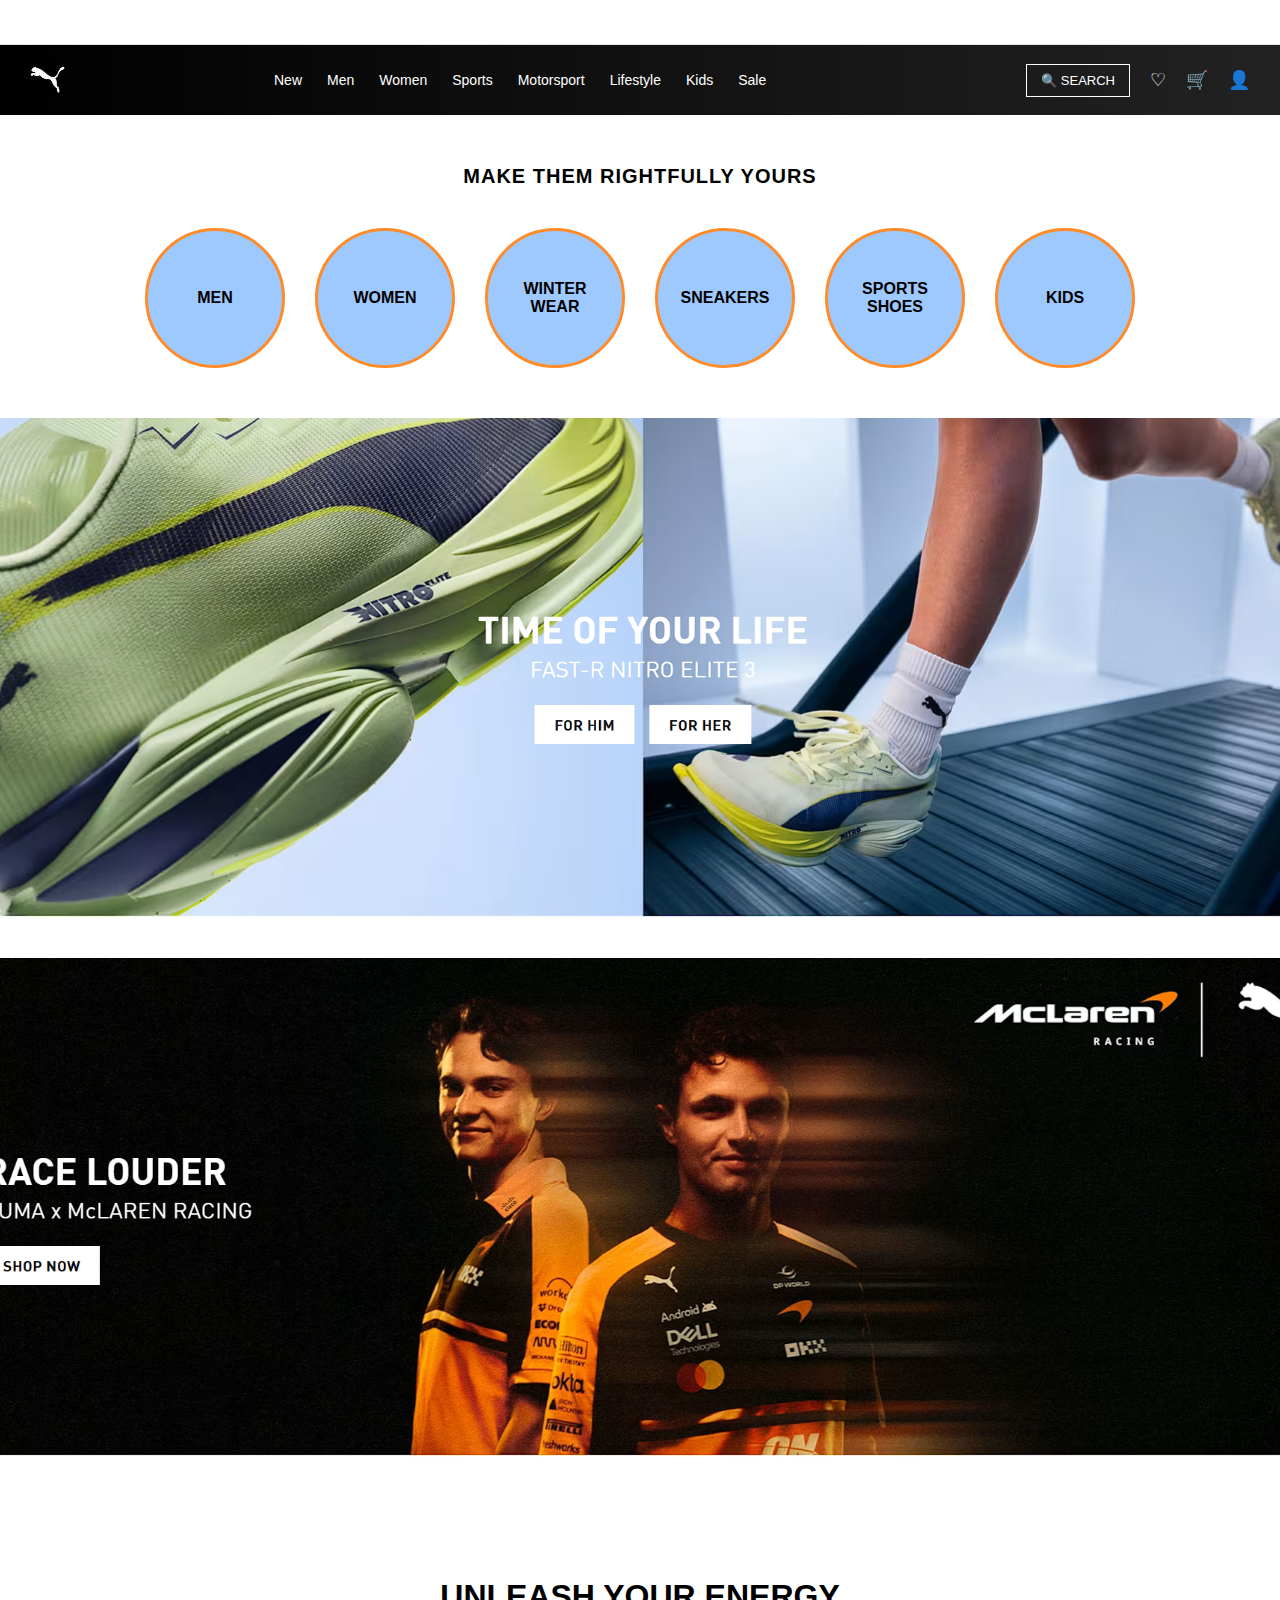
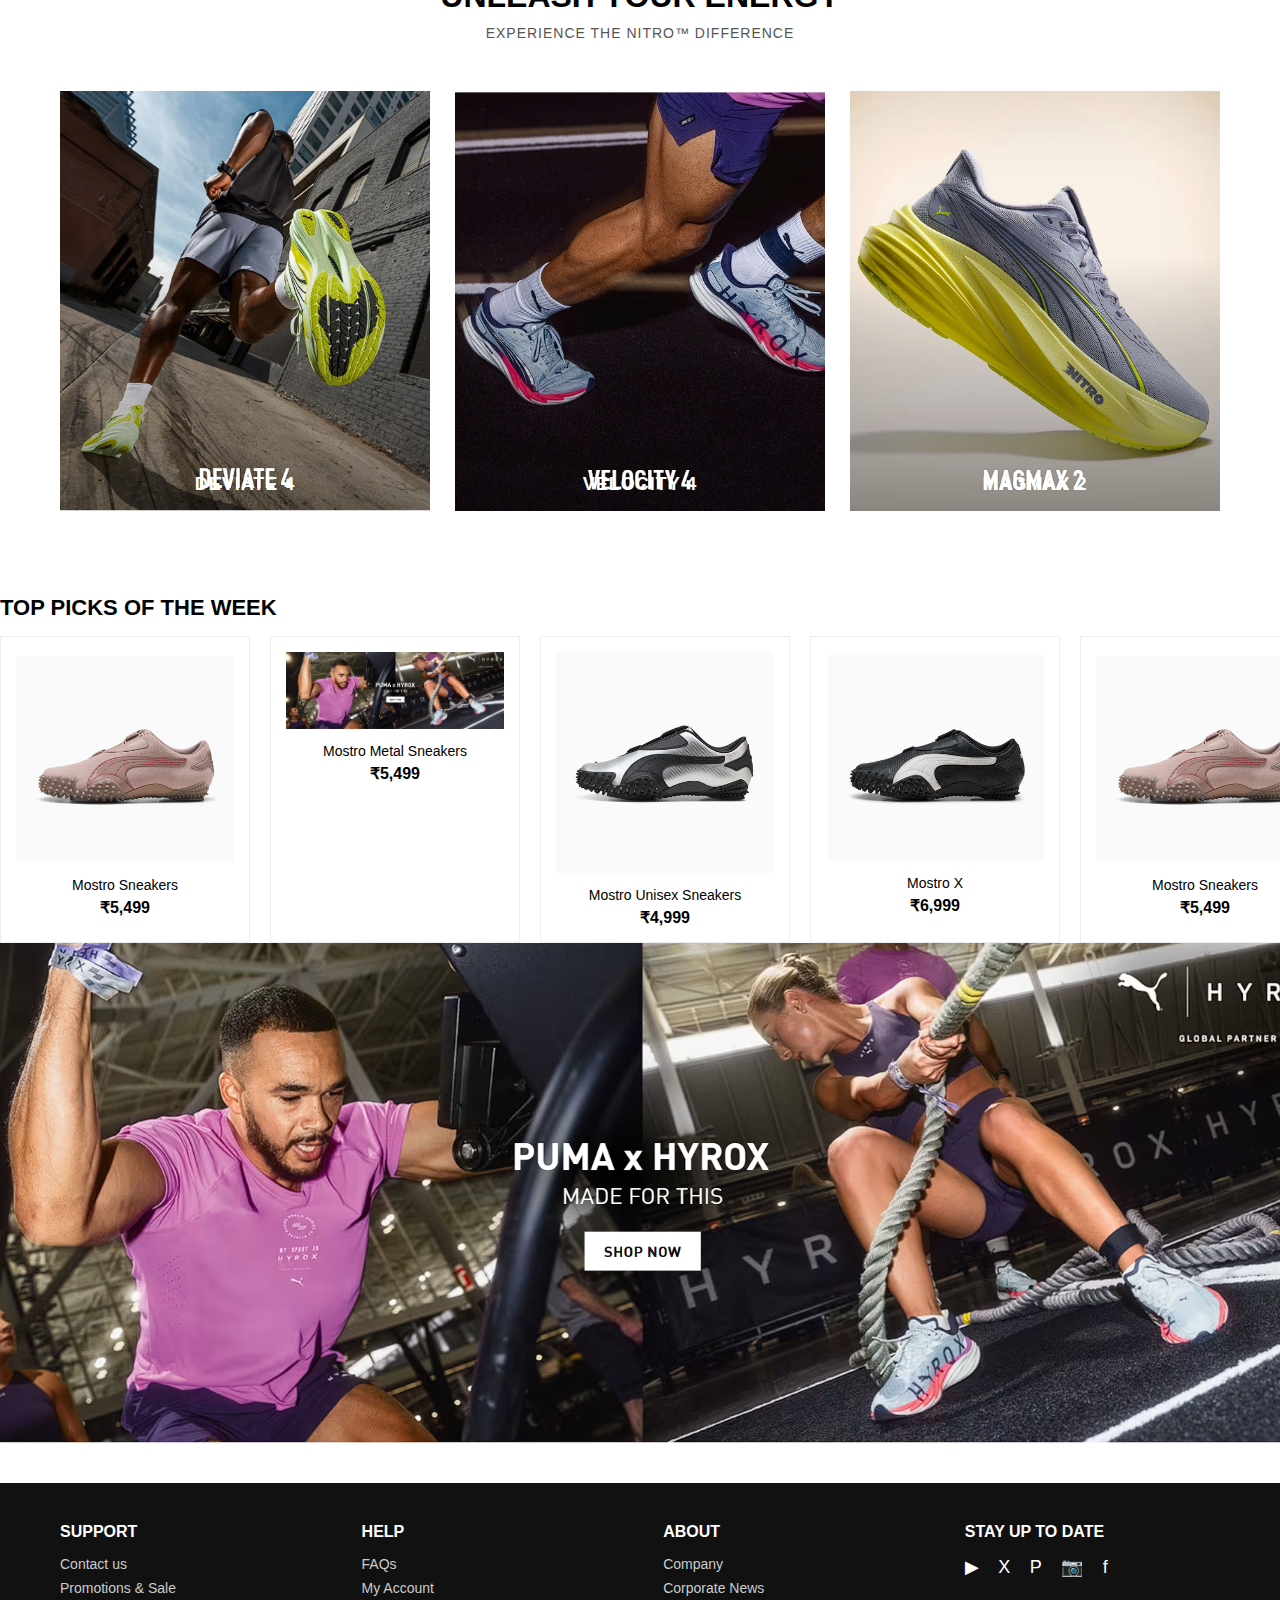
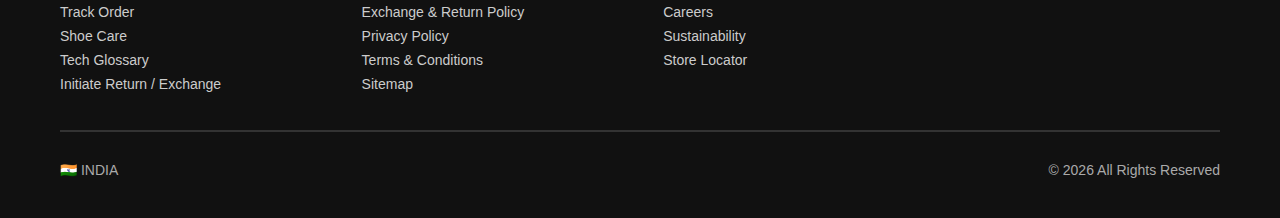
<file: index.html>
<!DOCTYPE html>
<html lang="en">
<head>
  <meta charset="UTF-8">
  <title>Website Layout</title>
  <link rel="stylesheet" href="index.css">
</head>
<body>

<div class="announcement-bar">
  <div class="announcement-track">

    <div class="announcement">
      <b>⚡️ 1-DAY EXPRESS DELIVERY IN BANGALORE, DELHI NCR AND KOLKATA!</b>
    </div>

    <div class="announcement">
      <b>EXTRA 5% OFF AND FREE SHIPPING ON ALL ONLINE PAYMENTS*</b>
    </div>

    <div class="announcement">
      <b>FREE RETURNS AND EXCHANGES.</b>
    </div>

    <div class="announcement announcement-with-btn">
      <span>
        <b>SOLVE YOUR QUERIES FASTER THAN EVER! SEND US A 'HI' ON WHATSAPP AT 6364929121</b>
      </span>
      <a href="https://wa.me/916364929121" class="click-btn">CLICK HERE</a>
    </div>

  </div>
</div>

<header class="main-header">
  <div class="header-left">
    <img src="images/download.jpg.jpeg" alt="Logo" class="logo">
  </div>

  <nav class="header-center">
    <a href="#">New</a>
    <a href="#">Men</a>
    <a href="#">Women</a>
    <a href="#">Sports</a>
    <a href="#">Motorsport</a>
    <a href="#">Lifestyle</a>
    <a href="#">Kids</a>
    <a href="#">Sale</a>
  </nav>

  <div class="header-right">
    <button class="search-btn">🔍 SEARCH</button>
    <span class="icon">♡</span>
    <span class="icon">🛒</span>
    <span class="icon">👤</span>
  </div>
</header>

<section class="category-section">
  <h2>MAKE THEM RIGHTFULLY YOURS</h2>

  <div class="category-container">
    <div class="category-circle">MEN</div>
    <div class="category-circle">WOMEN</div>
    <div class="category-circle">WINTER<br>WEAR</div>
    <div class="category-circle">SNEAKERS</div>
    <div class="category-circle">SPORTS<br>SHOES</div>
    <div class="category-circle">KIDS</div>
  </div>
</section>

<section class="hero-section">
  <img src="images/Screenshot (2).png" alt="Fast-R Nitro Elite" class="hero-image">
</section>

<section class="hero-section">
  <img src="images/Screenshot (3).png" alt="Fast-R Nitro Elite" class="hero-image">
</section>

<section class="product-grid-section">
  <h2>UNLEASH YOUR ENERGY</h2>
  <p>EXPERIENCE THE NITRO™ DIFFERENCE</p>

  <div class="product-grid">
    <div class="product-card">
      <img src="images/Screenshot (9).png" alt="Deviate 4">
      <span class="product-name">DEVIATE 4</span>
    </div>

    <div class="product-card">
      <img src="images/Screenshot (4).png" alt="Velocity 4">
      <span class="product-name">VELOCITY 4</span>
    </div>

    <div class="product-card">
      <img src="images/Screenshot (10).png" alt="Magmax 2">
      <span class="product-name">MAGMAX 2</span>
    </div>
  </div>
</section>

<h2 class="section-title">TOP PICKS OF THE WEEK</h2>

<div class="products">
    <div class="card">
        <img src="images/Screenshot (5).png">
        <p class="name">Mostro Sneakers</p>
        <p class="price">₹5,499</p>
    </div>

    <div class="card">
        <img src="images/Screenshot (6).png">
        <p class="name">Mostro Metal Sneakers</p>
        <p class="price">₹5,499</p>
    </div>

    <div class="card">
        <img src="images/Screenshot (11).png">
        <p class="name">Mostro Unisex Sneakers</p>
        <p class="price">₹4,999</p>
    </div>

    <div class="card">
        <img src="images/Screenshot (12).png">
        <p class="name">Mostro X</p>
        <p class="price">₹6,999</p>
    </div>

    <div class="card">
        <img src="images/Screenshot (5).png">
        <p class="name">Mostro Sneakers</p>
        <p class="price">₹5,499</p>
    </div>

    <div class="card">
        <img src="images/Screenshot (13).png">
        <p class="name">Mostro Metal Sneakers</p>
        <p class="price">₹5,499</p>
    </div>

    <div class="card">
        <img src="images/Screenshot (11).png">
        <p class="name">Mostro Unisex Sneakers</p>
        <p class="price">₹4,999</p>
    </div>

    <div class="card">
        <img src="images/Screenshot (12).png">
        <p class="name">Mostro X</p>
        <p class="price">₹6,999</p>
    </div>
</div>

<section class="hero-section">
  <img src="images/Screenshot (6).png" alt="Fast-R Nitro Elite" class="hero-image">
</section>

<footer class="footer">

    <div class="footer-top">
        <div class="footer-column">
            <h4>SUPPORT</h4>
            <p>Contact us</p>
            <p>Promotions & Sale</p>
            <p>Track Order</p>
            <p>Shoe Care</p>
            <p>Tech Glossary</p>
            <p>Initiate Return / Exchange</p>
        </div>

        <div class="footer-column">
            <h4>HELP</h4>
            <p>FAQs</p>
            <p>My Account</p>
            <p>Exchange & Return Policy</p>
            <p>Privacy Policy</p>
            <p>Terms & Conditions</p>
            <p>Sitemap</p>
        </div>

        <div class="footer-column">
            <h4>ABOUT</h4>
            <p>Company</p>
            <p>Corporate News</p>
            <p>Careers</p>
            <p>Sustainability</p>
            <p>Store Locator</p>
        </div>

        <div class="footer-column">
            <h4>STAY UP TO DATE</h4>
            <div class="social">
                <span>▶</span>
                <span>X</span>
                <span>P</span>
                <span>📷</span>
                <span>f</span>
            </div>
        </div>
    </div>

    <hr>

    <div class="footer-bottom">
        <p>🇮🇳 INDIA</p>
        <p>© 2026 All Rights Reserved</p>
    </div>

</footer>
</body>
</html>
</file>
<file: index.css>
* {
  margin: 0;
  padding: 0;
  box-sizing: border-box;
  font-family: Arial, sans-serif;
}

.announcement-bar {
  background-color: #fff;
  color: #000;
  height: 45px;
  overflow: hidden;
  display: flex;
  align-items: center;
  justify-content: center;
  border-bottom: 1px solid #e5e5e5;
}

.announcement-track {
  position: relative;
  width: 100%;
  height: 45px;
}

.announcement {
  position: absolute;
  width: 100%;
  text-align: center;
  opacity: 0;
  animation: slide 16s infinite;
  font-size: 14px;
  font-weight: 500;
  display: flex;
  align-items: center;
  justify-content: center;
  gap: 12px;
}

.announcement:nth-child(1) { animation-delay: 0s; }
.announcement:nth-child(2) { animation-delay: 4s; }
.announcement:nth-child(3) { animation-delay: 8s; }
.announcement:nth-child(4) { animation-delay: 12s; }

.click-btn {
  padding: 6px 12px;
  background-color: #000;
  color: #fff;
  text-decoration: none;
  font-size: 12px;
  border-radius: 4px;
}

.click-btn:hover {
  background-color: #333;
}

@keyframes slide {
  0% { opacity: 0; }
  10% { opacity: 1; }
  25% { opacity: 1; }
  35% { opacity: 0; }
  100% { opacity: 0; }
}

.main-header {
  background: linear-gradient(to right, #000, #222);
  height: 70px;
  display: flex;
  align-items: center;
  padding: 0 30px;
  color: #fff;
}

.header-left {
  flex: 1;
}

.logo {
  height: 30px;
}

.header-center {
  flex: 3;
  display: flex;
  gap: 25px;
}

.header-center a {
  color: #fff;
  text-decoration: none;
  font-size: 14px;
  font-weight: 500;
}

.header-center a:hover {
  text-decoration: underline;
}

.header-right {
  flex: 1;
  display: flex;
  align-items: center;
  gap: 20px;
  justify-content: flex-end;
}

.search-btn {
  background: transparent;
  border: 1px solid #fff;
  color: #fff;
  padding: 8px 14px;
  cursor: pointer;
  font-size: 13px;
}

.icon {
  font-size: 18px;
  cursor: pointer;
}

.category-section {
  text-align: center;
  padding: 50px 0;
}

.category-section h2 {
  font-size: 20px;
  margin-bottom: 40px;
  letter-spacing: 1px;
}

.category-container {
  display: flex;
  justify-content: center;
  gap: 30px;
  flex-wrap: wrap;
}

.category-circle {
  width: 140px;
  height: 140px;
  background-color: #9ec9ff;
  border: 3px solid #ff8c2a;
  border-radius: 50%;
  display: flex;
  align-items: center;
  justify-content: center;
  font-weight: bold;
  font-size: 16px;
  cursor: pointer;
  transition: transform 0.3s;
  text-align: center;
}

.category-circle:hover {
  transform: scale(1.08);
}

.hero-section {
  position: relative;
  width: 100%;
  height: 500px;
  overflow: hidden;
}

.hero-image {
  width: 100%;
  height: 100%;
  object-fit: cover;
}

.hero-section {
  margin-bottom: 40px; 
}

.product-grid-section {
  padding: 80px 60px;
  text-align: center;
}

.product-grid-section h2 {
  font-size: 32px;
  font-weight: 700;
  margin-bottom: 10px;
}

.product-grid-section p {
  font-size: 14px;
  letter-spacing: 1px;
  margin-bottom: 50px;
  color: #555;
}

.product-grid {
  display: grid;
  grid-template-columns: repeat(3, 1fr);
  gap: 25px;
}

.product-card {
  position: relative;
  overflow: hidden;
  cursor: pointer;
}

.product-card img {
  width: 100%;
  height: 420px;
  object-fit: cover;
  transition: transform 0.4s ease;
}

.product-card:hover img {
  transform: scale(1.05);
}

.product-name {
  position: absolute;
  bottom: 20px;
  left: 50%;
  transform: translateX(-50%);
  color: #fff;
  font-size: 18px;
  font-weight: 700;
  letter-spacing: 1px;
}

body {
    font-family: Arial, sans-serif;
    margin: 20px;
}

.section-title {
    font-size: 22px;
    margin-bottom: 15px;
}

.products {
    display: flex;
    gap: 20px;
    overflow-x: auto;
}

.card {
    min-width: 250px;
    border: 1px solid #eee;
    padding: 15px;
    text-align: center;
}

.card img {
    width: 100%;
    height: auto;
}

.name {
    font-size: 14px;
    margin: 10px 0 5px;
}

.price {
    font-weight: bold;
}

body {
    margin: 0;
    font-family: Arial, sans-serif;
}

.footer {
    background-color: #111;
    color: white;
    padding: 40px 60px;
}

.footer-top {
    display: flex;
    justify-content: space-between;
    flex-wrap: wrap;
}

.footer-column {
    width: 22%;
    min-width: 200px;
}

.footer-column h4 {
    margin-bottom: 15px;
}

.footer-column p {
    font-size: 14px;
    color: #ccc;
    margin: 8px 0;
    cursor: pointer;
}

.footer-column p:hover {
    color: white;
}

.social span {
    font-size: 18px;
    margin-right: 15px;
    cursor: pointer;
}

hr {
    border: 0.5px solid #333;
    margin: 30px 0;
}

.footer-bottom {
    display: flex;
    justify-content: space-between;
    font-size: 14px;
    color: #aaa;
}
</file>
